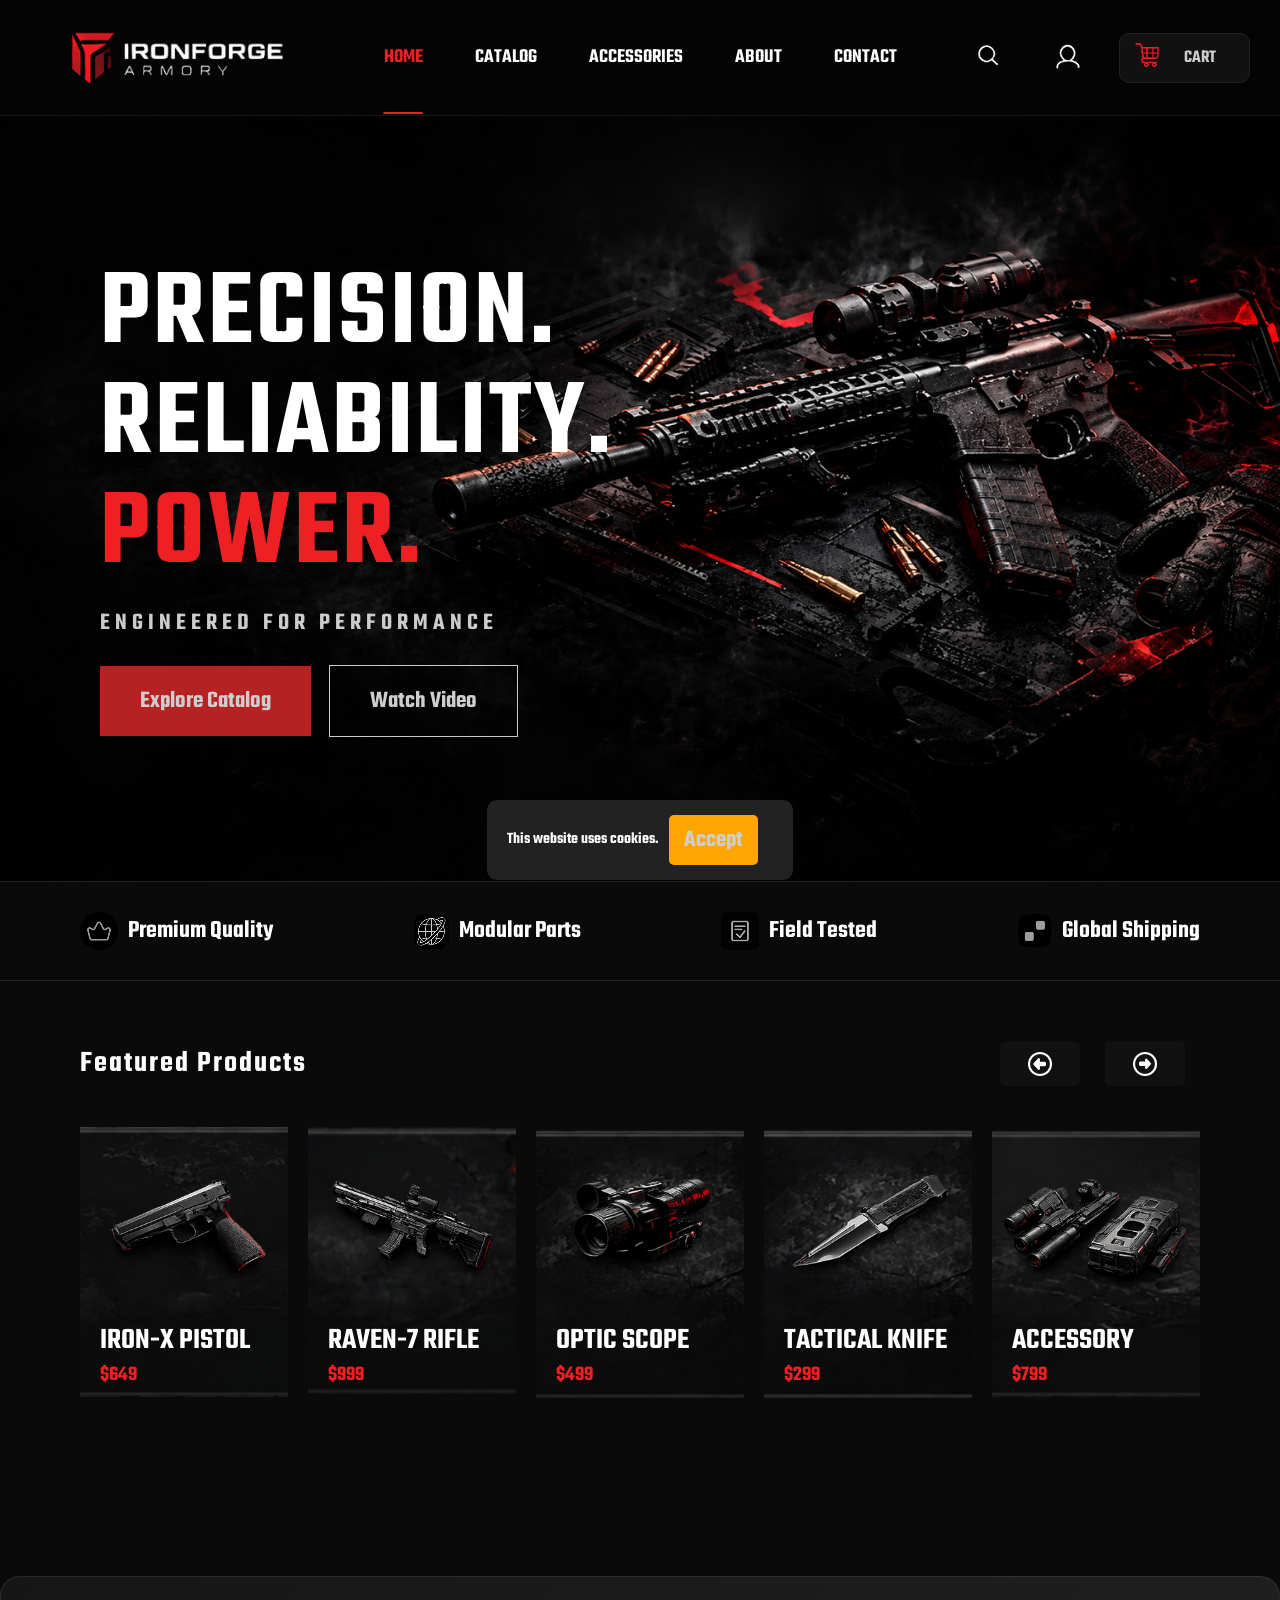
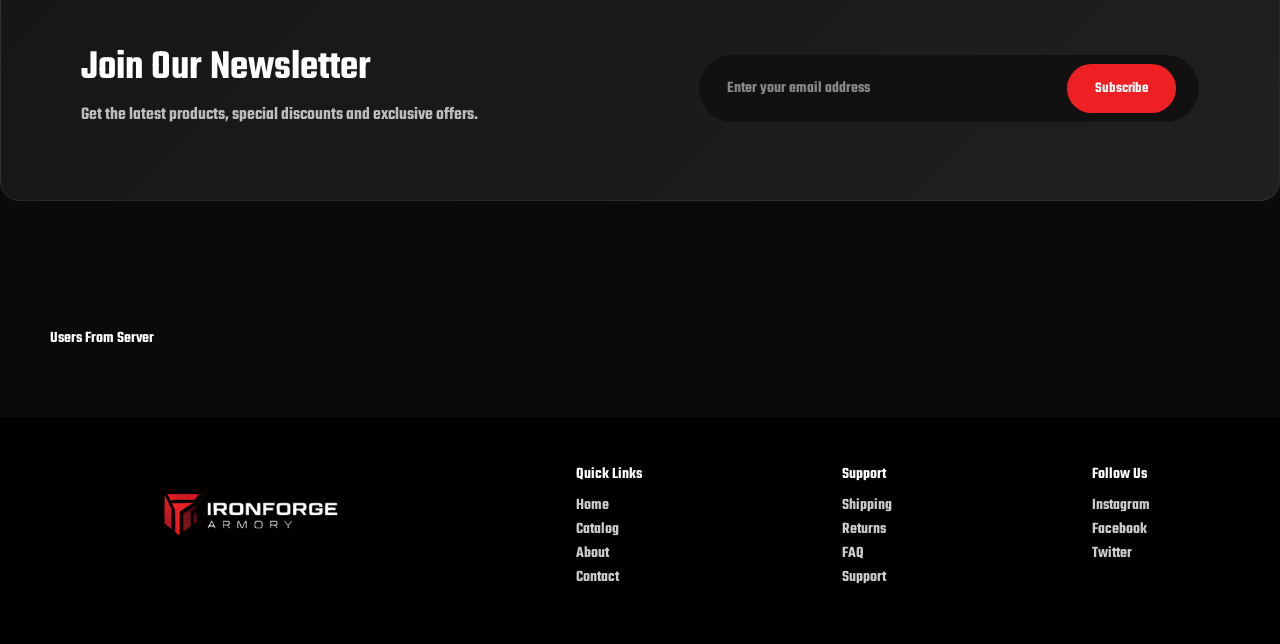
<file: index.html>
<!DOCTYPE html>
<html lang="en">
<head>
    <meta charset="UTF-8">
    <meta name="viewport" content="width=device-width, initial-scale=1.0">
    <link rel="icon" type="image/x-icon" href="./img/favicon_ico.png">
    <title>Ironforge Armory</title>
    <link rel="stylesheet" href="./css/reset.css">
    <link rel="stylesheet" href="./css/style_nav_end.css">
    <link rel="stylesheet" href="./css/style_home.css">
    <link rel="stylesheet" href="https://cdnjs.cloudflare.com/ajax/libs/font-awesome/6.5.1/css/all.min.css">
    
</head>
<body>
    <header>
        <div class="logo">
            <a href="./index.html"><img src="./img/logo.png" alt="logo"></a>
        </div>


        <div class="burger"><i class="fa-solid fa-bars"></i></div>
        

        <nav>
            <ul>

                <li><a href="./index.html" class="active">HOME</a></li>
                <li><a href="./catalog.html">CATALOG</a></li>
                <li><a href="">ACCESSORIES</a></li>
                <li><a href="./about.html">ABOUT</a></li>
                <li><a href="">CONTACT</a></li>
            </ul>
        </nav>

        <div class="header_icons">

            <a href="">
                <img src="./img/search_icon .png" alt="">
            </a>

            <a href="./login.html">
                <img id="user_icon"  src="./img/human_icon .png" alt="">
            </a>

            <div class="cart_box">

                <div class="cart_icon">
                    <img src="./img/image 1.png" alt="">
                </div>

                <div class="cart_content">
                    CART
                </div>

            </div>

        </div>
    </header>

    
    <section class="main">


        <div class="main_text">

            <h1>
                PRECISION.<br>
                RELIABILITY.<br>
                <span>POWER.</span>
            </h1>

            <p>ENGINEERED FOR PERFORMANCE
            </p>

            <div class="buttons">
                <button>Explore Catalog</button>
                <button class="watch_btn">Watch Video</button>
            </div>

        </div>

    </section>

    <section>
        <div class="features">

            <div class="feature">
                <img  src="./img/isa1.png" alt="isa1">
                Premium Quality
            </div>

            <div class="feature">
                <img  src="./img/isa2.png" alt="isa2">
                Modular Parts
            </div>

            <div class="feature">
                <img  src="./img/isa3.png" alt="isa3">
                Field Tested
            </div>

            <div class="feature">
                <img  src="./img/isa4.png" alt="isa4">
                Global Shipping
            </div>

        </div>
    </section>

    <section class="products">

        <div class="products_header">

            <h2>Featured Products</h2>

            <div class="carousel_controls">

                <button class="prev-btn">
                    <i class="fa-regular fa-circle-left"></i>
                </button>

                <button class="next-btn">
                   <i class="fa-regular fa-circle-right"></i>
                </button>

            </div>

        </div>

        <div class="product-container">

            <div class="card">

                <img class="card-bg" src="./img/card1.png" alt="">
                <img class="gun" src="./img/gun1.png" alt="">

                <h3>IRON-X PISTOL</h3>
                <p>$649</p>

            </div>

            <div class="card">

                <img class="card-bg" src="./img/card5.png" alt="">
                <img class="gun" src="./img/gun2 .png" alt="">

                <h3>RAVEN-7 RIFLE</h3>
                <p>$999</p>

            </div>

            <div class="card">

                <img class="card-bg" src="./img/card3.png" alt="">
                <img class="gun3" src="./img/optic.png" alt="">

                <h3>OPTIC SCOPE </h3>
                <p>$499</p>

            </div>

            <div class="card">

                <img class="card-bg" src="./img/card2.png" alt="">
                <img class="gun1" src="./img/knife.png" alt="">

                <h3>TACTICAL KNIFE</h3>
                <p>$299</p>

            </div>

            <div class="card">

                <img class="card-bg" src="./img/card4.png" alt="">
                <img class="gun2" src="./img/ragaca.png" alt="">

                <h3>ACCESSORY</h3>
                <p>$799</p>

            </div>

            <div class="card">

                <img class="card-bg" src="./img/card1.png" alt="">
                <img class="gun4" src="./img/AWP.png" alt="">

                <h3>SNIPER</h3>
                <p>$999</p>

            </div>

            <div class="card">

                <img class="card-bg" src="./img/card2.png" alt="">
                <img class="gun4" src="./img/M4A1.png" alt="">

                <h3>M4A1</h3>
                <p>$2199</p>

            </div>
            <div class="card">

                <img class="card-bg" src="./img/card3.png" alt="">
                <img class="gun4" src="./img/AK-47.png" alt="">

                <h3>AK-47</h3>
                <p>$1249</p>

            </div>

        </div>

        <button id="top_btn">↑</button>

    </section>
    
   
    <section class="newsletter">

        <div class="newsletter-content">
            <h2>Join Our Newsletter</h2>
            <p>Get the latest products, special discounts and exclusive offers.</p>
        </div>

        <form class="newsletter-form">
            <input type="email" placeholder="Enter your email address">
            <button type="submit">Subscribe</button>
        </form>

    </section>

    <section class="user_list">

        <h2>Users From Server</h2>

        <div id="users"></div>

    </section>
    


    <footer>

        <div class="footer-logo">

            <img src="./img/logo.png" alt="">

        </div>

        <div class="footer-links">
            <h4>Quick Links</h4>

            <a href="">Home</a>
            <a href="">Catalog</a>
            <a href="">About</a>
            <a href="">Contact</a>
        </div>

        <div class="footer-links">
            <h4>Support</h4>

            <a href="">Shipping</a>
            <a href="">Returns</a>
            <a href="">FAQ</a>
            <a href="">Support</a>
        </div>

        <div class="footer-links">
            <h4>Follow Us</h4>

            <a href="">Instagram</a>
            <a href="">Facebook</a>
            <a href="">Twitter</a>
        </div>

    </footer>

    <div id="cookieBox" class="cookie-box">
        <p>This website uses cookies.</p>
        <button id="acceptCookie">Accept</button>
    </div>

    <script src="./scripts/script.js"></script>
    <script src="./scripts/script_burger.js"></script>
    <script src="./scripts/login_icon.js"></script>
</body>
</html>
</file>
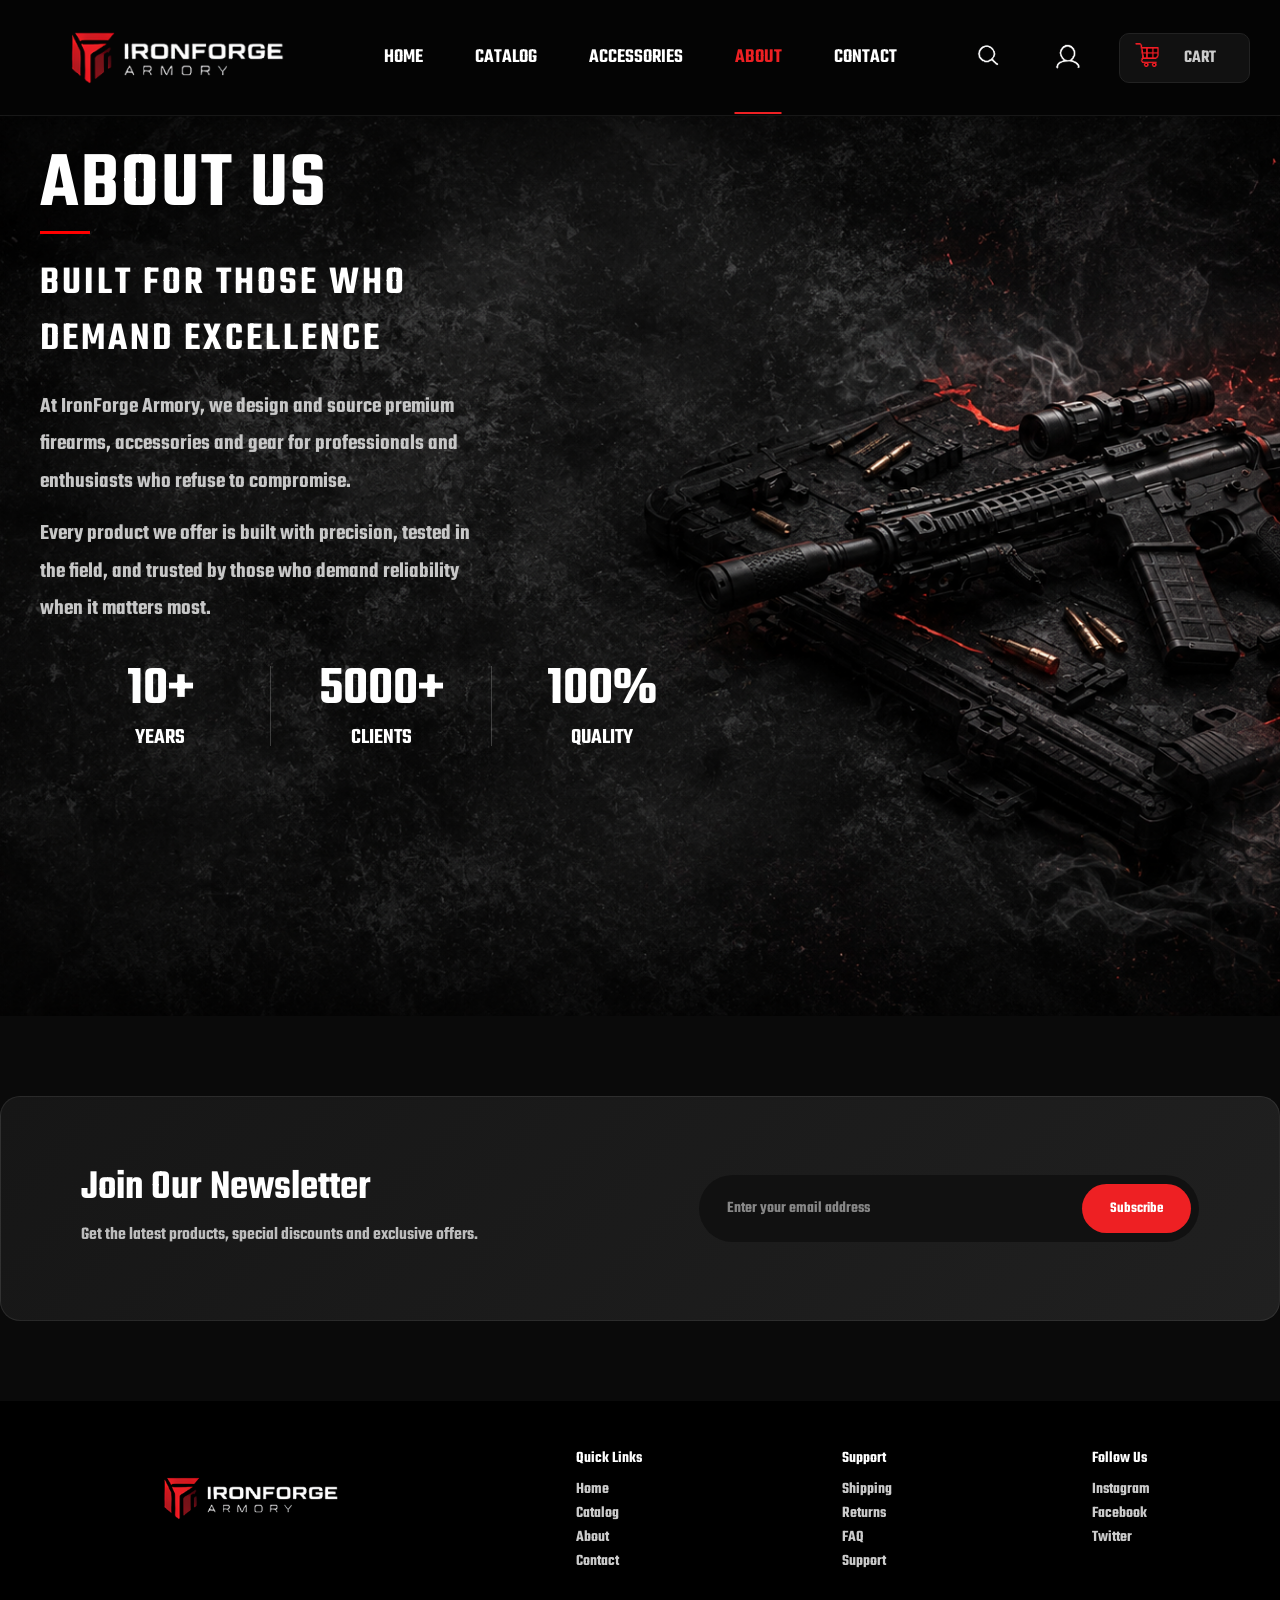
<file: about.html>
<!DOCTYPE html>
<html lang="en">
<head>
    <meta charset="UTF-8">
    <meta name="viewport" content="width=device-width, initial-scale=1.0">
    <link rel="icon" type="image/x-icon" href="./img/favicon_ico.png">
    <title>Ironforge Armory</title>
    <link rel="stylesheet" href="./css/reset.css">
    <link rel="stylesheet" href="./css/style_about.css">
    <link rel="stylesheet" href="./css/style_nav_end.css">
    <link rel="stylesheet" href="https://cdnjs.cloudflare.com/ajax/libs/font-awesome/6.5.1/css/all.min.css">
</head>
<body>

    <header>
        <div class="logo">
            <a href="./index.html"><img src="./img/logo.png" alt="logo"></a>
        </div>
        
        <div class="burger"><i class="fa-solid fa-bars"></i></div>
        

        <nav>
            <ul>

                <li><a href="index.html" >HOME</a></li>
                <li><a href="catalog.html" >CATALOG</a></li>
                <li><a href="">ACCESSORIES</a></li>
                <li><a href="about.html" class="active">ABOUT</a></li>
                <li><a href="">CONTACT</a></li>
            </ul>
        </nav>

        <div class="header_icons">

            <a href="">
                <img src="./img/search_icon .png" alt="search">
            </a>

            <a  href="./login.html">
                <img id="user_icon" src="./img/human_icon .png" alt="usr">
            </a>

            <div class="cart_box">

                <div class="cart_icon">
                    <img src="./img/image 1.png" alt="">
                </div>

                <div class="cart_content">
                    CART
                </div>

            </div>

        </div>
    </header>

    <section class="about-section">

        <div class="about-top">

            <div class="about-text">
                <h2>ABOUT US</h2>

                <h3>
                    BUILT FOR THOSE WHO <br>
                    DEMAND EXCELLENCE
                </h3>

                <p class="txt-1">
                    At IronForge Armory, we design and
                    source premium firearms, accessories 
                    and gear for professionals and enthusiasts
                    who refuse to compromise.
                </p>

                <p class="txt-1">
                   
                    Every product we offer is built with precision,
                    tested in the field, and trusted by those who
                    demand reliability when it matters most.
                </p>
            </div>

        </div>

        <div class="stats">

            <div class="stat-box">
                <h4>10+</h4>
                <span>YEARS</span>

                <p class="stat-text">
                    More than a decade of experience serving customers with trusted products and expertise.
                </p>
            </div>

            <div class="divider"></div>

            <div class="stat-box">
                <h4>5000+</h4>
                <span>CLIENTS</span>

                <p class="stat-text">
                    Thousands of satisfied customers who rely on our products and service every day.
                </p>
            </div>

            <div class="divider"></div>

            <div class="stat-box">
                <h4>100%</h4>
                <span>QUALITY</span>

                <p class="stat-text">
                    Commitment to exceptional quality, performance, and attention to every detail.
                </p>
            </div>

        </div>

    </section>





    <section class="newsletter">

        <div class="newsletter-content">
            <h2>Join Our Newsletter</h2>
            <p>Get the latest products, special discounts and exclusive offers.</p>
        </div>

        <form class="newsletter-form">
            <input type="email" placeholder="Enter your email address">
            <button type="submit">Subscribe</button>
        </form>

    </section>


    <footer>

        <div class="footer-logo">

            <img src="./img/logo.png" alt="">

        </div>

        <div class="footer-links">
            <h4>Quick Links</h4>

            <a href="">Home</a>
            <a href="">Catalog</a>
            <a href="">About</a>
            <a href="">Contact</a>
        </div>

        <div class="footer-links">
            <h4>Support</h4>

            <a href="">Shipping</a>
            <a href="">Returns</a>
            <a href="">FAQ</a>
            <a href="">Support</a>
        </div>

        <div class="footer-links">
            <h4>Follow Us</h4>

            <a href="">Instagram</a>
            <a href="">Facebook</a>
            <a href="">Twitter</a>
        </div>

    </footer>
    <script src="./scripts/script_burger.js"></script>
    <script src="./scripts/login_icon.js"></script>

</body>
</html>
</file>
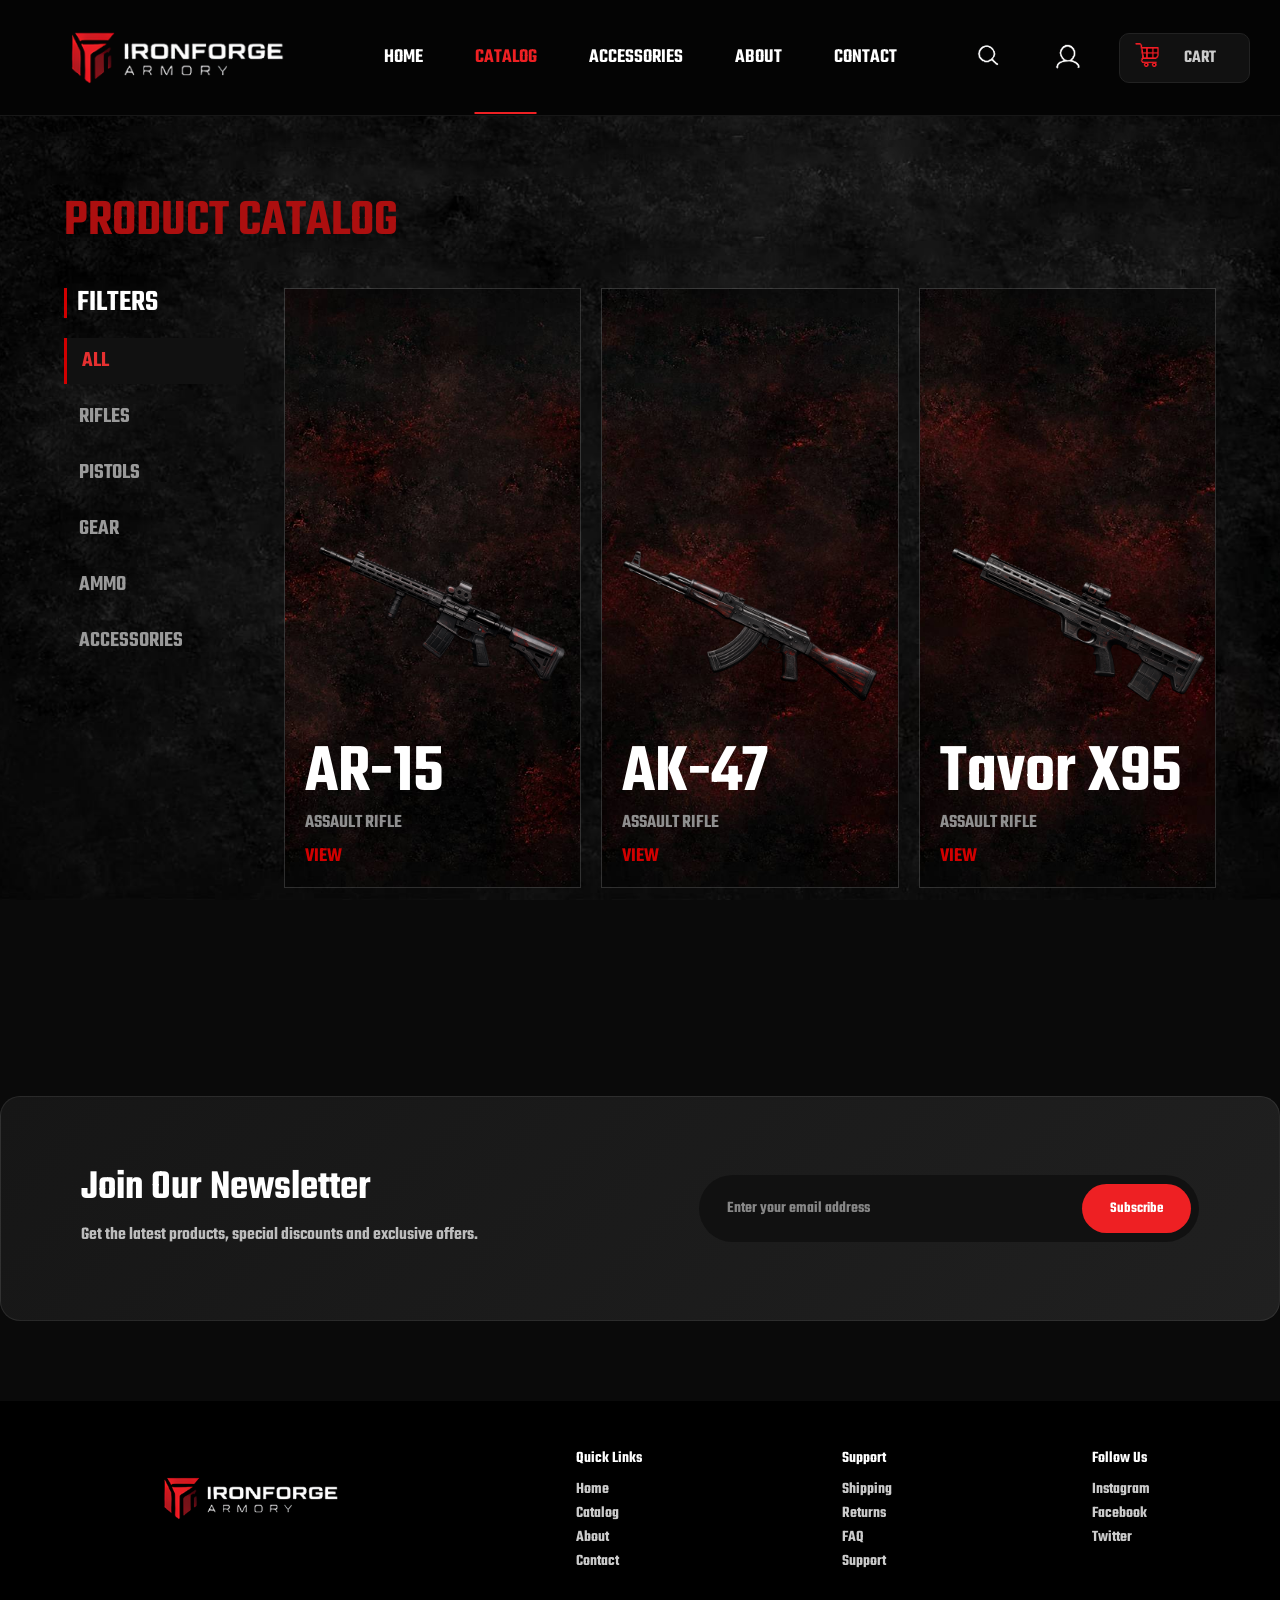
<file: catalog.html>
<!DOCTYPE html>
<html lang="en">
<head>
    <meta charset="UTF-8">
    <meta name="viewport" content="width=device-width, initial-scale=1.0">
    <link rel="icon" type="image/x-icon" href="./img/favicon_ico.png">
    <title>Ironforge Armory</title>
    <link rel="stylesheet" href="./css/reset.css">
    <link rel="stylesheet" href="./css/style_nav_end.css">
    <link rel="stylesheet" href="./css/style_catalog.css">
    <link rel="stylesheet" href="https://cdnjs.cloudflare.com/ajax/libs/font-awesome/6.5.1/css/all.min.css">

</head>
<body>

    <header>


        <div class="logo">
            <a href="./index.html"><img src="./img/logo.png" alt="logo"></a>
        </div>
        <div class="burger"><i class="fa-solid fa-bars"></i></div>
        

        <nav>
            <ul>

                <li><a href="index.html" >HOME</a></li>
                <li><a href="catalog.html" class="active">CATALOG</a></li>
                <li><a href="">ACCESSORIES</a></li>
                <li><a href="about.html">ABOUT</a></li>
                <li><a href="">CONTACT</a></li>
            </ul>
        </nav>

        <div class="header_icons">

            <a href="">
                <img src="./img/search_icon .png" alt="search">
            </a>

            <a href="./login.html">
                <img id="user_icon" src="./img/human_icon .png" alt="usr">
            </a>

            <div class="cart_box">

                <div class="cart_icon">
                    <img src="./img/image 1.png" alt="">
                </div>

                <div class="cart_content">
                    CART
                </div>

            </div>

        </div>
    </header>

    <section class="catalog">

        <h1>PRODUCT CATALOG</h1>

        <div class="catalog-content">

            <div class="filters">

                <h3>FILTERS</h3>

                <ul>
                    <li class="active">ALL</li>
                    <li>RIFLES</li>
                    <li>PISTOLS</li>
                    <li>GEAR</li>
                    <li>AMMO</li>
                    <li>ACCESSORIES</li>
                </ul>

            </div>

            <div class="cards">

                <div class="card">
                    

                    <div class="card-bg rifle-bg"></div>
                    
                    <img class="weapon" src="./img/card_gun1.png" alt="">
                    
                    <div class="weapon-desc"> Released in 2018, the AR-15 Tactical is built for speed and precision.</div>
                    <div class="weapon-desc1">Its lightweight design and reliable performance make it effective in </div>
                    <div class="weapon-desc2">all combat situations. </div>
                
                    <div class="info">

                        <h2>AR-15</h2>

                        <span>ASSAULT RIFLE</span>

                        <ul class="details">
                            <li>5.56 NATO</li>
                            <li>600m Range</li>
                            <li>Adjustable Stock</li>
                            <li>Precision Barrel</li>
                        </ul>

                        <a href="">VIEW</a>

                    </div>

                </div>

               

                <div class="card">

                    <div class="card-bg pistol-bg"></div>

                    <img class="weapon" src="./img/card_gun2.png" alt="">

                    <div class="weapon-desc"> Released in 1947, the AK-47 is famous for durability and power.</div>
                    <div class="weapon-desc1">Its rugged design and dependable operation perform well in </div>
                    <div class="weapon-desc2">the toughest conditions. </div>

                    <div class="info">

                        <h2>AK-47</h2>

                        <span>ASSAULT RIFLE</span>

                        <ul class="details">
                            <li>Tactical Rail</li>
                            <li>17 Round Magazine</li>
                            <li>Compact Frame</li>
                            <li>Enhanced Grip</li>
                        </ul>

                        <a href="">VIEW</a>

                    </div>

                </div>

                

                <div class="card">

                    <div class="card-bg sniper-bg"></div>

                    <img class="weapon" src="./img/card_gun3.png" alt="">

                    <div class="weapon-desc"> Released in 2009, the Tavor X95 is built for mobility and control.</div>
                    <div class="weapon-desc1">Its compact layout and modern features make it effective in </div>
                    <div class="weapon-desc2">urban combat scenarios. </div>

                    <div class="info">

                        <h2>Tavor X95</h2>

                        <span>ASSAULT RIFLE</span>

                        <ul class="details">
                            <li>Match Barrel</li>
                            <li>Long Range Scope</li>
                            <li>Extreme Accuracy</li>
                            <li>Light Chassis</li>
                        </ul>

                        <a href="">VIEW</a>

                    </div>

                </div>

            </div>

        </div>

    </section>


         


    <section class="newsletter">

        <div class="newsletter-content">
            <h2>Join Our Newsletter</h2>
            <p>Get the latest products, special discounts and exclusive offers.</p>
        </div>

        <form class="newsletter-form">
            <input type="email" placeholder="Enter your email address">
            <button type="submit">Subscribe</button>
        </form>

    </section>


    <footer>

        <div class="footer-logo">

            <img src="./img/logo.png" alt="">

        </div>

        <div class="footer-links">
            <h4>Quick Links</h4>

            <a href="">Home</a>
            <a href="">Catalog</a>
            <a href="">About</a>
            <a href="">Contact</a>
        </div>

        <div class="footer-links">
            <h4>Support</h4>

            <a href="">Shipping</a>
            <a href="">Returns</a>
            <a href="">FAQ</a>
            <a href="">Support</a>
        </div>

        <div class="footer-links">
            <h4>Follow Us</h4>

            <a href="">Instagram</a>
            <a href="">Facebook</a>
            <a href="">Twitter</a>
        </div>

        
    </footer>
    <script src="./scripts/script_burger.js"></script>
    <script src="./scripts/login_icon.js"></script>


</body>
</html>
</file>
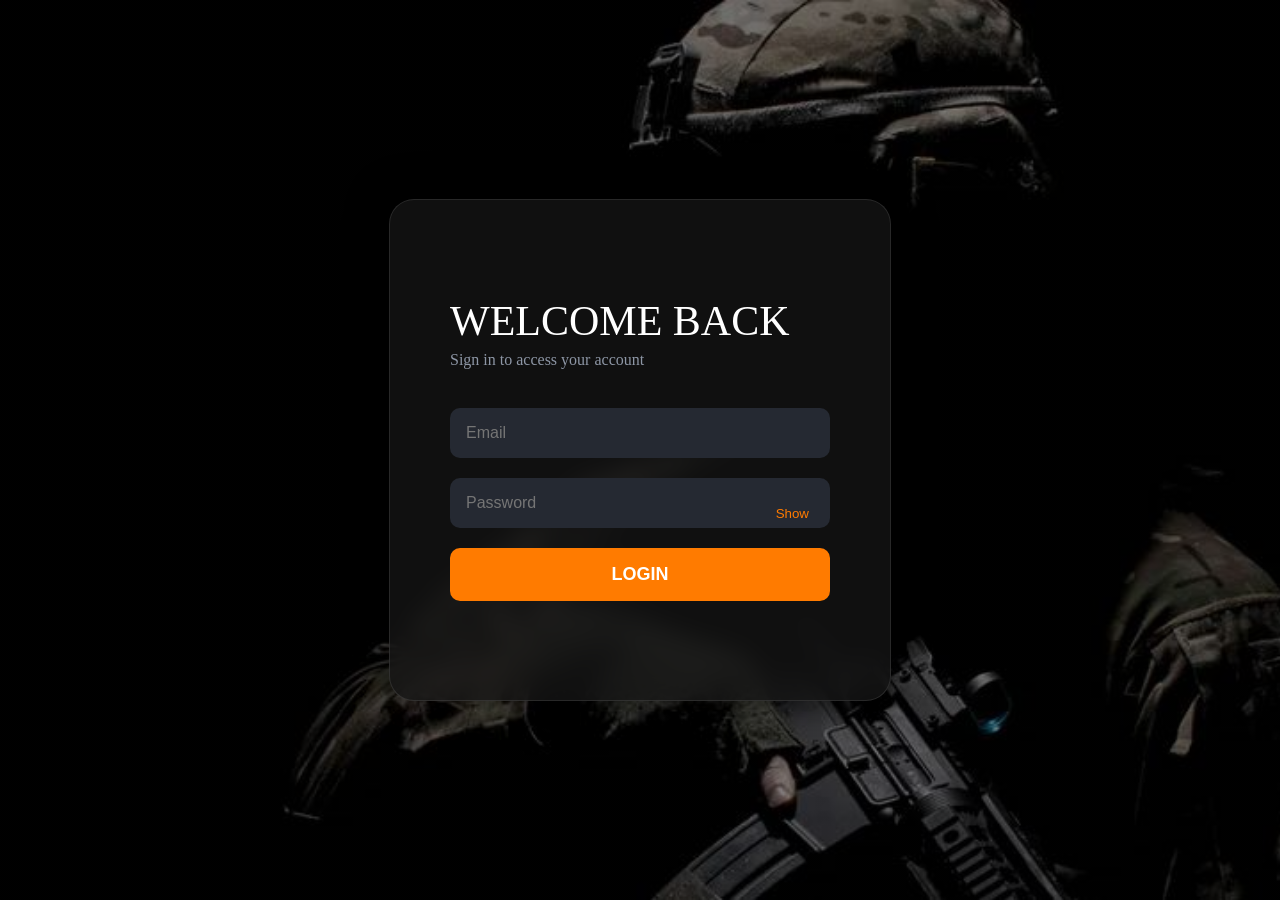
<file: login.html>
<!DOCTYPE html>
<html lang="en">
<head>
    <meta charset="UTF-8">
    <meta name="viewport" content="width=device-width, initial-scale=1.0">
    <link rel="stylesheet" href="./css/reset.css">
    <link rel="stylesheet" href="./css/login.css">
    <link rel="icon" type="image/x-icon" href="./img/favicon_ico.png">
    <title>Login Page</title>
</head>
<body>
    <section class="login-container">

        <div class="login-left">

            <form id="loginForm">

                <h1>WELCOME BACK</h1>
                <p>Sign in to access your account</p>

                <input type="email" id="email" placeholder="Email">

                <div class="password-box">
                    <input type="password" id="password" placeholder="Password">
                    <button type="button" id="togglePassword">Show</button>
                </div>

                <button type="submit" class="login-btn">
                    LOGIN
                </button>

            </form>

        </div>

    </section>

    <script src="./scripts/script_valid_show.js"></script>
</body>
</html>
</file>
<file: css/style_nav_end.css>
*{
    box-sizing:border-box;
    font-family: 'Teko';
}

@font-face {
    font-family: 'Teko';
    src: url('../fonts/Teko-SemiBold.ttf') format('truetype')
}



body{
    background:#0a0a0a;
    color:white;
    font-family: 'Teko';
}

/* ჰედერში რაც არი ყველაფერი */

header{
    display:flex;
    justify-content:space-between;
    align-items:center;
    padding:0 30px;
    background:black;
    font-family: 'Teko';
    
    position:sticky;
    top:0;
    z-index:1000;

    background:rgba(0,0,0,0.55);
    backdrop-filter:blur(12px);
    -webkit-backdrop-filter:blur(12px);

    border-bottom:1px solid rgba(255,255,255,0.08);
}



.logo img{
    height: 110px;
}

nav{
    position:absolute;
    left:50%;
    transform:translateX(-50%);
}

nav ul{
    display:flex;
    gap: 52px;
}

nav a{
    font-size: 20px;
    text-decoration:none;
    color:white;
    transition:0.3s;
}

nav a:hover{
    color:red;
}

nav a.active{
    color:#ee2023;
    position:relative;
}

nav a.active::after{
    content:"";
    position:absolute;
    left: 0;
    bottom:-42px;
    width: 100%;
    height:2px;
    background:#ee2023;
}

.header_icons{
    display:flex;
    align-items:center;
    gap:25px;
}

.header_icons img{
    object-fit:contain;
    transition:.3s;
}


.header_icons img:hover{
    transform:scale(1.15);
}


.cart_box{
    width:131px;
    height:50px;

    background:#111;
    border:1px solid #222;
    border-radius:10px;

    padding:15px;

    display:flex;
    align-items:center;
    gap:25px;

    transition:.3s ease;
    cursor:pointer;
}

.cart_box:hover{
    background:#1a1a1a;
    border-color:#ee2023;
    transform:translateY(-3px);
}

.cart_icon img{
    width:24px;
    height:24px;
}

.cart_content{
    color:#ccc;
    font-size:18px;
}

.burger{
    display: none;
}

/* NEWSLETTER */

.newsletter{
    display:flex;
    justify-content:space-between;
    align-items:center;
    gap:40px;

    padding:70px 80px;
    margin:80px 0;

    background:linear-gradient(135deg,#161616,#202020);
    border-radius:20px;
    border:1px solid rgba(255,255,255,0.08);

    flex-wrap: wrap;
}

.newsletter-content{
    max-width:500px;
}

.newsletter-tag{
    display:inline-block;

    padding:6px 14px;
    margin-bottom:15px;

    background:#ee2023;
    color:#fff;

    font-size:12px;
    font-weight:600;
    border-radius:30px;
}

.newsletter h2{
    font-size:42px;
    color:#fff;
    margin-bottom:12px;
}

.newsletter p{
    color:#bdbdbd;
    font-size:18px;
    line-height:1.6;
}

.newsletter-form{
    display:flex;
    align-items:center;

    background:#111;
    padding:8px;
    border-radius:60px;

    width:100%;
    max-width:500px;
}

.newsletter input{
    width:100%;
    min-width:200px;

    border:none;
    outline:none;

    background:transparent;
    color:white;

    padding:14px 20px;
    font-size:16px;
}

.newsletter input::placeholder{
    color:#888;
}

.newsletter button{
    border:none;
    cursor:pointer;

    padding:14px 28px;

    border-radius:50px;

    background:#ee2023;
    color:white;

    font-size:15px;
    font-weight:600;

    transition:.3s;
}

.newsletter button:hover{
    background:#ff3a3d;
    transform:translateY(-2px);
}

/* ბოლო(footer DD) */

footer{
    display:flex;
    justify-content:space-around;
    flex-wrap:wrap;
    gap:40px;
    padding:50px;
    background:black;
}

.footer-logo img{
    height:90px;
}

.footer-links{
    display:flex;
    flex-direction:column;
}

.footer-links h4{
    margin-bottom:15px;
}

.footer-links a{
    color:#ccc;
    text-decoration:none;
    margin-bottom:8px;
}

.footer-links a:hover{
    color:red;
}

@media (max-width:1024px){

    nav ul{
        gap:30px;
    }

    .header_icons{
        gap:15px;
    }

    .newsletter{
        padding:50px 40px;
    }
}

@media (max-width:768px){

    header{
        padding:0 20px;
    }

    nav{
        display:none;
    }

    .burger{
        display:block;
        font-size:30px;
        color:white;
        z-index:10;
        position:absolute;
        right:280px;
    }

    nav{
        position:fixed;
        top:100px;
        left:0;

        width:100%;

        background:#111;

        display:none;

        transform:none;

        z-index:1001;
    }

    nav.active{
        display:block;
    }

    nav ul{
        flex-direction:column;
        gap:0;
    }

    nav li{
        text-align:center;
        border-bottom:1px solid #222;
    }

    nav a{
        display:block;
        padding:20px;
        font-size:20px;
    }

    nav a.active::after{
        display:none;
    }

    .logo img{
        height:90px;
    }

    .header_icons{
        gap:12px;
    }

    .cart_box{
        width:110px;
        gap:15px;
    }

    .newsletter{
        flex-direction:column;
        text-align:center;
    }

    .newsletter-form{
        width:100%;
        max-width:500px;
    }

    footer{
        flex-wrap:wrap;
        gap:30px;
        text-align:center;
    }
}

@media (max-width:480px){
   .product-container{
    gap:0;
    }

    .card{
        flex:0 0 100%;
    }
    header{
        padding:0 10px;
    }

    .logo img{
        height:70px;
    }

    .header_icons{
        gap:8px;
    }
    
    .burger{
        right: 230px;
    }
    .cart_box{
        width:90px;
        height:40px;
        gap:8px;
        padding:10px;
    }

    .cart_content{
        font-size:14px;
    }

    .newsletter{
        padding:30px 20px;
        margin:40px 0;
    }

    .newsletter h2{
        font-size:30px;
    }

    .newsletter p{
        font-size:16px;
    }

    .newsletter-form{
        flex-direction:column;
        background:none;
        padding:0;
        gap:10px;
    }

    .newsletter input{
        width:100%;
    }

    .newsletter button{
        width:100%;
    }

    footer{
        padding:30px 20px;
        flex-direction:column;
        align-items:center;
    }

    .footer-logo img{
        height:70px;
    }
}

@media (max-width:320px){
    .burger{
        right: 40px;
    }
    .logo img{
        height:55px;
    }
    .logo{
        display: none;
    }

    .newsletter h2{
        font-size:24px;
    }

    .newsletter p{
        font-size:14px;
    }
}
</file>
<file: css/style_home.css>
/* პირველი დიდი სექცია(უკანა ფონი და დიდი ტექსტი)-ში რაც არი ყველაფერი */

.main{
    position:relative;
    min-height:85vh;

    background-image:url("../img/home_main_back.png");
    background-size:cover;
    background-position:center;
    background-repeat:no-repeat;

    display:flex;
    align-items:center;

    padding-left:100px;
    transition:background-image 1s ease;
}

.main_text{
    max-width:900px;
}


.main_text h1{
    font-size:110px;
    line-height: 1;
    letter-spacing:3px;
}

.main_text span{
    color: rgb(238, 32, 35);
}

.main_text p{
    font-size: 24px;
    margin-top:20px;
    color:#ccc;
    letter-spacing:5px;
}

.buttons{
    margin-top:30px;
}

button{
    padding:18px 40px;
    border:none;
    background:rgb(182,34,34);
    color:rgb(206,206,206);
    cursor:pointer;
    margin-right:15px;
    font-size:24px;
    font-weight:500;
}

.watch_btn{
    background:transparent;
    border:1px solid rgb(206, 201, 201);
}

.main-image img{
    width:700px;
    max-width:100%;
}

/* კარუსელამდე txt*/

.features{
    display:flex;
    justify-content:space-between;
    align-items:center;
    flex-wrap: wrap;
    padding:30px 80px;

    border-top:1px solid #222;
    border-bottom:1px solid #222;
}

.feature{
    display:flex;
    align-items:center;
    justify-content:center;

    gap: 10px;
    font-size: 25px;
}


/* რა გააკეთეს ნაციონალებმა? კარუსელები!!! */

.products{
    padding:60px 80px;
}

.products_header{
    display:flex;
    justify-content:space-between;
    align-items:center;
    margin-bottom:30px;
}

.products_header h2{
    font-size: 30px;
    letter-spacing: 2px;
}


.carousel_controls{
    display:flex;
    gap:10px;
}

.carousel_controls button{
    display: flex;
    justify-content: center;
    align-items: center;

    width:45px;
    height:45px;

    border:none;
    border-radius:10%;

    background:#111;
    color:white;

    transition:.3s;
}

.carousel_controls button:hover{
    background:#ee2023;
}

.product-container{
    display:flex;
    gap:20px;

    overflow:hidden;
    scroll-behavior:smooth;
}

.card{
    position:relative;
    flex:0 0 calc((100% - 80px) / 5);

    height:320px;
    overflow:hidden;
}

.card-bg{
    position:absolute;
    
    inset:0;

    width:100%;
    height:100%;

    object-fit:cover;

    z-index:1;
    
}

.gun{
    position:absolute;

    width:80%;

    left:50%;
    top:35%;

    transform:translate(-50%,-50%);

    z-index:2;

    transition: transform .4s ease;
}

.gun1{
    position:absolute;

    width:90%;

    left:55%;
    top:32%;

    transform:translate(-50%,-50%);

    z-index:2;
    transition: transform .4s ease;
}

.gun2{
    position:absolute;

    width:100%;

    left:50%;
    top:37%;

    transform:translate(-50%,-50%);

    z-index:2;

    transition: transform .4s ease;
}

.gun3{
    position:absolute;

    width: 70%;

    left:50%;
    top:30%;

    transform:translate(-50%,-50%);

    z-index:2;

    transition: transform .4s ease;
}

.gun4{
    position:absolute;

    width: 110%;

    left:49%;
    top:40%;

    transform:translate(-50%,-50%);

    z-index:2;

    transition: transform .4s ease;
}



.card:hover .gun,
.card:hover .gun1,
.card:hover .gun2,
.card:hover .gun3,
.card:hover .gun4{
    transform: translate(-50%, -55%) scale(1.1);

}

.card h3{
    position:absolute;

    font-size: 30px;
    left:20px;
    bottom: 80px;

    z-index:3;

    color:white;
}

.card p{
    position:absolute;
    
    font-size: 21px;
    left:20px;
    bottom:50px;

    z-index:3;

    color:#ee2023;
}


.user_list{
    padding: 50px;
}

.user_list h2{
    color: white;
    margin-bottom: 20px;
}

.user-card{
    background: #1d1d1d;
    color: white;
    padding: 15px;
    margin-bottom: 10px;
    border-radius: 10px;
}

#top_btn{
    position: fixed;
    right: 20px;
    bottom: 20px;
    display:none;
    z-index: 100;
}


.cookie-box{
    position: fixed;
    bottom: 20px;

    left:50%;
    transform:translateX(-50%);

    background: #222;
    color: white;
    padding: 15px 20px;
    border-radius: 10px;
    display: flex;
    align-items: center;
    gap: 10px;
    z-index: 200;
}

.cookie-box button{
    background: orange;
    border: none;
    padding: 8px 15px;
    border-radius: 5px;
    z-index: 200;
}


@media (max-width:1024px){
    .main{
        padding-left:60px;
    }
    .main_text h1{
        font-size:80px;
    }

    .card{
        flex:0 0 calc((100% - 40px) / 3);
    }

    .products,
    .features,
    .newsletter{
        padding-left:40px;
        padding-right:40px;
    }
}
@media (max-width:768px){
    .main{
        padding:0 40px;
    }

    .features{
        justify-content:center;
        gap:20px;
    }

    .feature{
        min-width:250px;
    }

    .products_header{
        flex-direction:column;
        gap:20px;
    }
}


@media (max-width:480px){
    #top_btn{
    position: fixed;
    right:-5px;
    bottom: 35px;
    display:none;
    z-index: 100;
    }

    .main{
        padding:20px;
    }

    .main_text{
        margin:0;
    }

    .main_text h1{
        font-size:42px;
    }

    .main_text p{
        font-size:16px;
        letter-spacing:2px;
    }

    .buttons{
        display:flex;
        flex-direction:column;
        gap:10px;
    }

    .buttons button{
        width:100%;
    }

    .card{
        flex:0 0 100%;
        height: 280px;
    }

    .products,
    .features,
    .newsletter,
    .user_list{
        padding:20px;
    }

    .feature{
        width:100%;
        justify-content:center;
    }

    .products_header h2{
    font-size:24px;
    }

    .carousel_controls{
        width:100%;
        justify-content:center;
    }

   .card{
        flex:0 0 100%;
        height:280px;
    }

    .card h3{
        left:50%;
        bottom:65px;
        transform:translateX(-50%);
        width:90%;
        text-align:center;
        font-size:20px;
        line-height:1;
    }

    .card p{
        left:50%;
        bottom:35px;
        transform:translateX(-50%);
        width:90%;
        text-align:center;
        font-size:18px;
    }


    .cookie-box p{
        margin:0;
        text-align:center;
        line-height:1.2;
    }
     .card{
        height:340px;
    }

    .gun,
    .gun1,
    .gun2,
    .gun3,
    .gun4{
        top: 40%;
    }

    .card h3{
        bottom: 80px;
    }

    .card p{
        bottom:55px;
    }
}

@media (max-width:320px){
    #top_btn{
        position: fixed;
        right: 100px;
        bottom: 150px;
        display:none;
        z-index: 100;
    }
    .main_text h1{
        font-size:32px;
    }

    .main_text p{
        font-size:14px;
    }


    .card h3{
        font-size:22px;
    }

    .card p{
        font-size:18px;
    }
}
</file>
<file: css/style_about.css>
.about-section{
    width:100%;
    min-height:100vh;

    background-image:url("../img/about_main_back.png");
    background-size:cover;
    background-position:center;

    padding:30px 40px;
    color:white;
}


.about-top{
    display:flex;
    justify-content:space-between;
    align-items:flex-start;

}

.about-text{
    width:38%;
}

.txt-1{
    font-size:22px;
}

.about-text h2{
    font-size:80px;
    letter-spacing:2px;
    margin-bottom:15px;
    position:relative;
}

.about-text h2::after{
    content:"";
    width:50px;
    height:3px;
    background:red;
    position:absolute;
    left:0;
    bottom:-8px;
}

.about-text h3{
    margin-top:30px;
    font-size:40px;
    line-height:1.4;
    margin-bottom:20px;
    letter-spacing: 3px;
}

.about-text p{
    color:#c7c7c7;
    line-height:1.7;
    margin-bottom:15px;
}


.stats{
    display:flex;
    align-items:center;
    margin-top:20px;
    margin-left:10px;
}

.stat-box{
    position:relative;
    text-align:center;
    padding:0 30px;
    transition:0.3s;
    cursor:pointer;
    width:220px;
}

.stat-box h4{
    font-size:55px;
    margin-bottom:10px;
}

.stat-box span{
    font-size:22px;
    font-weight:bold;
}

.divider{
    width:1px;
    height:80px;
    background:rgba(255,255,255,0.2);
}

.stat-box:hover{
    transform:translateY(-5px);
}

.stat-box:hover h4,
.stat-box:hover span{
    color:#ff2a2a;
}

.stat-text{
    position:absolute;
    left:50%;
    transform:translateX(-50%);
    top:100%;

    width:200px;

    opacity:0;
    visibility:hidden;

    font-size:14px;
    line-height:1.5;
    color:#c7c7c7;

    transition:0.3s ease;
}

.stat-box:hover .stat-text{
    opacity:1;
    visibility:visible;
    margin-top:15px;
}


@media (max-width:1024px){

    .about-text{
        width:50%;
    }

    .about-text h2{
        font-size:65px;
    }

    .about-text h3{
        font-size:32px;
    }

    .stat-box{
        width:180px;
        padding:0 20px;
    }

    .stat-box h4{
        font-size:45px;
    }

    .stat-box span{
        font-size:18px;
    }

}


@media (max-width:768px){
    

    .about-section{
        padding:30px 25px;
        background-image:url("../img/about_res_back.png");
    }

    .about-top{
        flex-direction:column;
        align-items:center;
        text-align:center;
    }

    .about-text{
        width:100%;
    }

    .about-text h2{
        font-size:50px;
    }

    .about-text h2::after{
        left:50%;
        transform:translateX(-50%);
    }

    .about-text h3{
        font-size:28px;
    }

    .txt-1{
        font-size:18px;
    }

    .stats{
        flex-wrap:wrap;
        justify-content:center;
        gap:30px;
        margin-left:0;
        margin-top:50px;
    }

    .divider{
        display:none;
    }

    .stat-box{
        width:220px;
    }

    .stat-text{
        position:static;
        opacity:1;
        visibility:visible;
        transform:none;
        width:100%;
        margin-top:10px;
    }

}


@media (max-width:480px){

    .about-section{
        padding:20px 15px;
        background-image:url("../img/about_res_back.png");
    }

    .about-text h2{
        font-size:38px;
    }

    .about-text h3{
        font-size:22px;
        letter-spacing:1px;
    }

    .txt-1{
        font-size:16px;
    }

    .stats{
        flex-direction:column;
        align-items:center;
        gap:25px;
    }

    .stat-box{
        width:100%;
        max-width:260px;
        padding:0;
    }

    .stat-box h4{
        font-size:38px;
    }

    .stat-box span{
        font-size:18px;
    }

}


@media (max-width:320px){

    .about-section{
        padding:15px 10px;
        background-image:url("../img/about_res_back.png");
    }

    .about-text h2{
        font-size:30px;
    }

    .about-text h3{
        font-size:18px;
    }

    .txt-1{
        font-size:14px;
        line-height:1.6;
    }

    .stat-box h4{
        font-size:32px;
    }

    .stat-box span{
        font-size:16px;
    }

    .stat-text{
        font-size:13px;
    }

}
</file>
<file: css/style_catalog.css>
/*უკანა და ზოგადი*/
.catalog{
    width:100%;
    min-height:100vh;
    
    background:url("../img/catalog_main_back.png");
    background-size:cover;
    background-position:center;
    background-attachment:fixed;

    padding:80px 5%;
}

.catalog h1{
    color:#ac0f0f;
    font-size:52px;
    margin-bottom:40px;
}

.catalog-content{
    display:flex;
    gap:40px;
}

/*ფილტრი და ჩამონათვალი*/

.filters{
    width:180px;
    flex-shrink:0;
    font-size: 22px;
}

.filters h3{
    color:#fff;
    font-size:30px;
    margin-bottom:20px;
    padding-left:10px;
    border-left:3px solid #d10000;
}

.filters ul{
    list-style:none;
    display:flex;
    flex-direction:column;
    gap:10px;
}

.filters li{
    color:#9a9a9a;
    padding:12px 15px;
    cursor:pointer;
    transition:.3s;
}

.filters li:hover{
    color:#d10000;
}

.filters li.active{
    background:#111;
    color:#e63030;
    border-left:3px solid #d10000;
}

/* კუბიკები */

.cards{
    flex:1;
    display:flex;
    gap:20px;
    
}


.card{
    flex:1;
    height:600px;

    position:relative;
    overflow: hidden;

    border:1px solid rgba(255,255,255,.15);

    transition:.5s;
} 


*/



.cards:hover .card{
    flex:.667;
}

.cards .card:hover{
    flex:1.888;
    border-color:#d10000;
}



/* კუბიკების ფონი */

.card-bg{
    position:absolute;
    inset:0;

    background-size:cover;
    background-position:center;

    z-index:1;

    transition:.4s ease;
}

.card:hover .card-bg{
    transform:scale(1.15);
}

.rifle-bg{
    background-image:url("../img/card_back.jpg");
}

.pistol-bg{
    background-image:url("../img/card_back1.jpg");
}

.sniper-bg{
    background-image:url("../img/card_back2.jpg");
}


/* იარაღები */

.weapon{
    position:absolute;
    left:50%;
    bottom:160px;

    width:100%;
    max-width:100%;

    transform:translateX(-50%);
    z-index:5;

    transition:.4s ease;

}

/*ტექსტი*/

.weapon-desc{
    position:absolute;
    left:170px;
    bottom:165px;

    color:#bdbdbd;
    font-size: 22px;

    overflow:hidden;
    white-space:nowrap;

    width:0;

    opacity:0;

    transition:opacity .2s;

    z-index: 200;
}

.card:hover .weapon-desc{
    opacity:1;
    animation:typewriter 1.9s steps(40) forwards;
}

.weapon-desc1{
    position:absolute;
    left:170px;
    bottom:140px;

    color:#bdbdbd;
    font-size: 22px;

    overflow:hidden;
    white-space:nowrap;

    width:0;

    opacity:0;

    transition:opacity .2s;

    z-index: 200;
}

.card:hover .weapon-desc1{
    opacity:1;
    animation:typewriter 1.9s steps(40) forwards;
    animation-delay:1.4s;
}

.weapon-desc2{
    position:absolute;
    left:170px;
    bottom:115px;

    color:#bdbdbd;
    font-size: 22px;

    overflow:hidden;
    white-space:nowrap;

    width:0;

    opacity:0;

    transition:opacity .2s;

    z-index: 200;
}

.card:hover .weapon-desc2{
    opacity:1;
    animation:typewriter 1.9s steps(40) forwards;
    animation-delay:2.9s;
}


@keyframes typewriter{
    from{
        width:0;
    }
    to{
        width:100%;
    }
}


.info{
    position:absolute;
    left:20px;
    right:20px;
    bottom:20px;

    z-index:10;
}

.info h2{
    color:#fff;
    font-size:69px;
    margin-bottom:5px;
}

.info span{
    display:block;
    color:#8f8f8f;
    font-size:19px;
    margin-bottom:15px;
}

.details{
    max-height:0;
    opacity:0;
    overflow:hidden;

    transition:.4s;
}

.card:hover .details{
    max-height:200px;
    opacity:1;
    margin-bottom:15px;
}

.details li{
    list-style:none;
    color:#ddd;
    margin-bottom:8px;
    font-size:15px;
}

.details li::before{
    content:" ";
    color:#d10000;
}

.info a{
    color:#d10000;
    text-decoration:none;
    font-weight:700;
    font-size: 20px;
}




@media (max-width:1024px){
    .cards{
        display:flex;
        flex-direction:column;
        gap:20px;
    }

    .cards:hover .card,
    .cards .card:hover{
        flex:none;
    }

    .card{
        width:100%;
        height:420px;
        min-height:420px;
        flex:none;
    }
    .weapon{
        scale: 90%;
        position: absolute;
        bottom:-120px;
    }

    .catalog h1{
        font-size:42px;
        text-align:center;
    }

    .catalog-content{
        flex-direction:column;
    }

    .filters{
        width:100%;
    }

    .filters ul{
        flex-direction:row;
        flex-wrap:wrap;
        gap:10px;
    }


    .info h2{
        font-size:50px;
    }

    .weapon-desc{
        position:absolute;
        left:170px;
        bottom:165px;
    }

    .weapon-desc1{
        left:170px;
        bottom:140px;
    }

    .weapon-desc2{
        left:170px;
        bottom:115px;
    }

    .card:hover .weapon{
        transform:translateX(-50%) scale(0.90) rotate(-23deg) translateY(-80px) translateX(30px);
    }
    
}




@media (max-width:768px){
    .cards{
        display:flex;
        flex-direction:column;
        gap:20px;
    }



    .card{
        width:100%;
        height:420px;
        min-height:420px;
        flex:none;
    }

    .weapon{
        position: absolute;
        bottom: 180px;
    }
    .weapon-desc{
        position:absolute;
        left:170px;
        bottom:165px;
    }

    .weapon-desc1{
        left:170px;
        bottom:140px;
    }

    .weapon-desc2{
        left:170px;
        bottom:115px;
    }

   .weapon{
        bottom:-20px;
        transition:.4s ease;
    }
   
    .card:hover .weapon{
        transform:translateX(-50%) scale(0.90) rotate(-23deg) translateY(-80px) translateX(30px);
    }
}


@media (max-width:480px){

    .catalog h1{
        font-size:40px;
    }

    .card{
        height:380px;
    }

    .weapon{
        position: absolute;
        bottom: 80px;
    }


    .info h2{
        font-size:28px;
    }

    .info span{
        font-size:12px;
    }

    .details li{
        font-size:12px;
    }
    

    .weapon-desc{
        position: absolute;
        left: 93px;
        top:255px;
        font-size:14px;
        height: 300px;
    
    }   
    .weapon-desc1{
        position: absolute;
        left: 93px;
        top:269px;
        font-size:14px;
        height: 300px;
        
    }
    .weapon-desc2{
        position: absolute;
        left: 93px;
        top:283px;
        font-size:14px;
        height: 300px;
        
    }
}

@media (max-width:320px){

    .weapon{
        scale: 140%;
        position: absolute;
        left: 190px;
    }

    .card:hover .weapon{
        transform:translateX(-50%) scale(0.90) rotate(-23deg) translateY(-80px) translateX(45px);
    }

    .catalog{
        padding:20px 10px;
    }

    .catalog h1{
        font-size:35px;
        text-align:center;
        margin-bottom:20px;
    }

    .filters h3{
        font-size:18px;
    }

    .filters ul{
        gap:5px;
        justify-content:center;
    }

    .filters li{
        font-size:11px;
        padding:6px 8px;
    }

    .card{
        height:340px;
    }

    .weapon{
        width:85%;
        bottom:140px;
    }

    .info{
        left:10px;
        right:10px;
        bottom:10px;
    }

    .info h2{
        font-size:22px;
        margin-bottom:2px;
    }

    .info span{
        font-size:11px;
        margin-bottom:8px;
    }

    .details li{
        font-size:10px;
        margin-bottom:4px;
    }

    .info a{
        font-size:13px;
    }

    .weapon-desc{
        position: absolute;
        left: 5px;
        top:170px;
        font-size:12px;
        
    }   
    .weapon-desc1{
        position: absolute;
        left: 5px;
        top:184px;
        font-size:12px;
        
    }
    .weapon-desc2{
        position: absolute;
        left: 5px;
        top:198px;
        font-size:12px;
        
    }

    
}
</file>
<file: css/login.css>
body {
    margin: 0;
    min-height: 100vh;
    display: flex;
    justify-content: center;
    align-items: center;

    background:
        linear-gradient(rgba(0, 0, 0, 0.50),
            rgba(0, 0, 0, 0.5)),
        url("../img/back_test.jpg");

    background-size: cover;
    background-position: center;
    background-repeat: no-repeat;


    font-family: 'Franklin Gothic Medium';
}

.login-container {
    width: 500px;
    height: 500px;

    display: flex;

    backdrop-filter: blur(12px);

    background: rgba(20, 20, 20, 0.8);

    border: 1px solid rgba(255, 255, 255, 0.1);

    border-radius: 25px;

    overflow: hidden;

    box-shadow:
        0 0 40px rgba(0, 0, 0, .6);
}

.login-left {
    width: 100%;
    display: flex;
    justify-content: center;
    align-items: center;
    padding: 60px;
}

.login-left form {
    width: 100%;
    max-width: 380px;
}

.login-left h1 {
    color: white;
    font-size: 42px;
    margin-bottom: 10px;
}

.login-left p {
    color: #8d96a5;
    margin-bottom: 40px;
}

.login-left input {
    width: 100%;
    padding: 16px;
    margin-bottom: 20px;
    border: none;
    border-radius: 10px;
    background: #252932;
    color: white;
    font-size: 16px;
    box-sizing: border-box;
}

.password-box {
    position: relative;
}

.password-box button {
    position: absolute;
    right: 15px;
    top: 50%;
    transform: translateY(-50%);
    border: none;
    background: none;
    color: #ff7b00;
    cursor: pointer;
}

.login-btn {
    width: 100%;
    padding: 16px;
    border: none;
    border-radius: 10px;
    background: #ff7b00;
    color: white;
    font-size: 18px;
    font-weight: bold;
    cursor: pointer;
    transition: .3s;
}

.login-btn:hover {
    transform: translateY(-2px);
}
</file>
